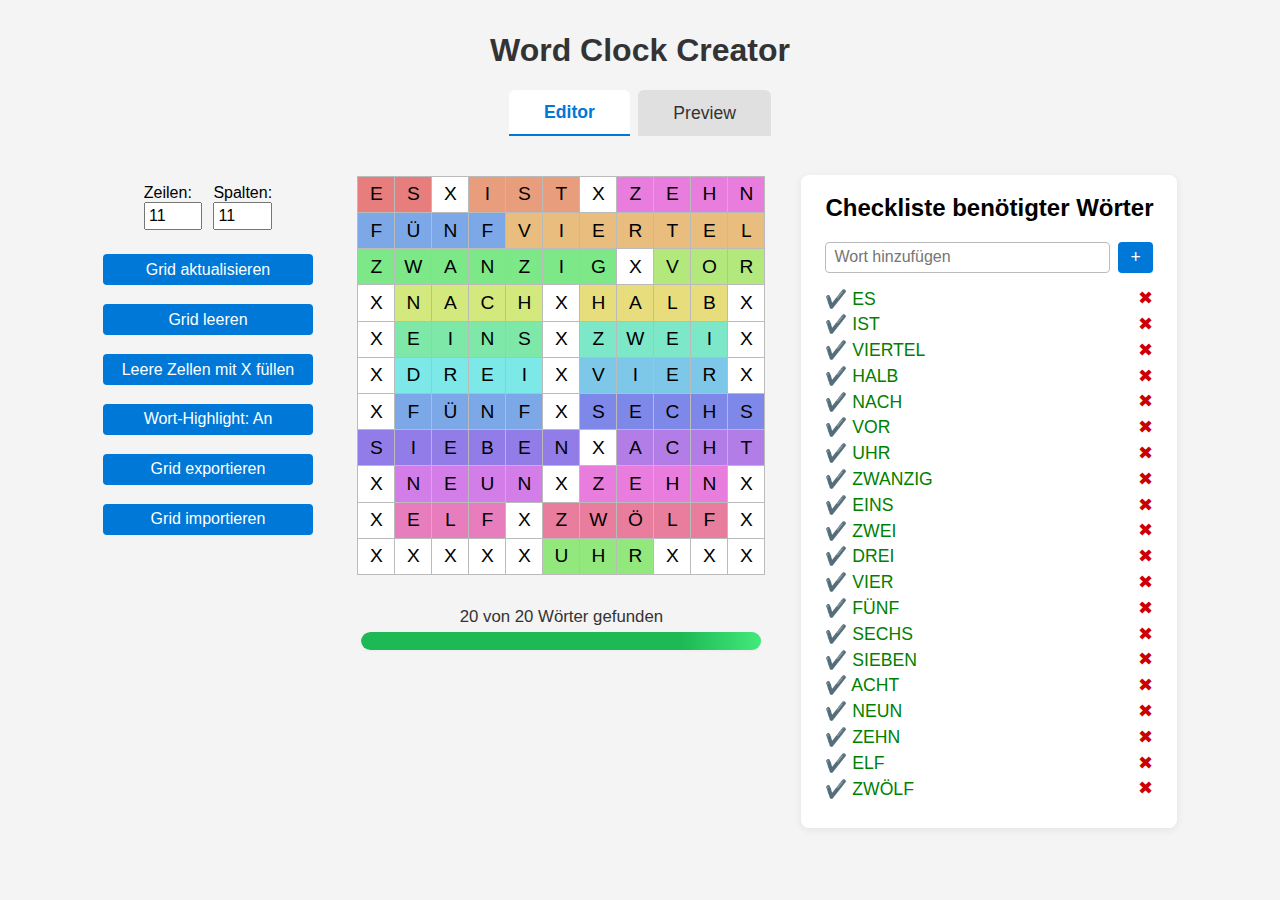
<file: index.html>
<!DOCTYPE html>
<html lang="de">
<head>
    <meta charset="UTF-8">
    <meta name="viewport" content="width=device-width, initial-scale=1.0">
    <title>Word Clock Creator</title>
    <link rel="stylesheet" href="styles.css">
</head>
<body>
    <h1>Word Clock Creator</h1>
    <div id="tabs">
        <button id="tabEditor" class="tab active">Editor</button>
        <button id="tabPreview" class="tab">Preview</button>
    </div>
    <div id="tabContentEditor">
        <div id="mainFlex">
            <div id="editorSidebar">
                <div id="controls">
                    <div style="display: flex; gap: 0.7em; align-items: flex-end;">
                        <div style="display: flex; flex-direction: column;">
                            <label for="rows">Zeilen:</label>
                            <input type="number" id="rows" min="5" max="20" value="11">
                        </div>
                        <div style="display: flex; flex-direction: column;">
                            <label for="cols">Spalten:</label>
                            <input type="number" id="cols" min="5" max="20" value="11">
                        </div>
                    </div>
                    <button id="updateGrid" style="margin-top:0.5em;">Grid aktualisieren</button>
                    <button id="clearGrid" type="button">Grid leeren</button>
                    <button id="fillEmptyWithX" type="button">Leere Zellen mit X füllen</button>
                    <button id="toggleWordHighlight" type="button">Wort-Highlight: An</button>
                    <button id="exportGrid" type="button">Grid exportieren</button>
                    <button id="importGrid" type="button">Grid importieren</button>
                    <textarea id="importExportArea" rows="6" style="width:100%;margin-top:0.5em;display:none;" placeholder="Hier exportierte Matrix einfügen oder kopieren..."></textarea>
                </div>
            </div>
            <div id="leftPanel">
                <div id="gridPreview"></div>
                <div id="progressContainer">
                    <div id="progressText"></div>
                    <div id="progressBarBg">
                        <div id="progressBar"></div>
                    </div>
                </div>
            </div>
            <div id="checklistPanel">
                <h2>Checkliste benötigter Wörter</h2>
                <form id="addWordForm">
                    <input type="text" id="newWordInput" maxlength="20" placeholder="Wort hinzufügen" autocomplete="off">
                    <button type="submit">+</button>
                </form>
                <ul id="wordChecklist"></ul>
            </div>
        </div>
    </div>
    <div id="tabContentPreview" style="display:none;">
        <div id="mainFlex">
            <div id="leftPanel">
                <div id="clockPreview"></div>
            </div>
                <div id="previewSettingsPanel">
                <div id="previewSettingsTabs">
                    <button id="previewTabSettings" class="tab active">Allgemein</button>
                    <button id="previewTabTime" class="tab">Zeit-Vorschau</button>
                </div>
                <div id="previewSettingsGeneral">
                    <h2>Vorschau-Einstellungen</h2>
                    <label for="clockBgColor">Hintergrundfarbe:</label>
                    <input type="color" id="clockBgColor" value="#222222">
                    <br><br>
                    <label for="clockPadding">Padding (px):</label>
                    <input type="number" id="clockPadding" min="0" max="100" value="40" style="width:4rem;">
                    <br><br>
                    <label for="clockFont">Schriftart:</label>
                    <select id="clockFont">
                        <option value="'Courier New', Courier, monospace">Monospace</option>
                        <option value="Consolas, 'Liberation Mono', Menlo, monospace">Consolas</option>
                        <option value="'Fira Mono', 'DejaVu Sans Mono', monospace">Fira Mono</option>
                        <option value="'Lucida Console', Monaco, monospace">Lucida Console</option>
                        <option value="Arial, Helvetica, sans-serif">Arial</option>
                        <option value="'Segoe UI', Arial, sans-serif">Segoe UI</option>
                        <option value="Tahoma, Geneva, sans-serif">Tahoma</option>
                        <option value="'Roboto', Arial, sans-serif">Roboto</option>
                        <option value="'Lato', Arial, sans-serif">Lato</option>
                        <option value="'Comic Sans MS', 'Comic Sans', cursive, sans-serif">Comic Sans</option>
                        <option value="Impact, Charcoal, sans-serif">Impact</option>
                        <option value="'Times New Roman', Times, serif">Times New Roman</option>
                        <option value="Georgia, serif">Georgia</option>
                        <option value="Verdana, Geneva, sans-serif">Verdana</option>
                    </select>
                    <br><br>
                    <label for="clockRadius">Border Radius (px):</label>
                    <input type="number" id="clockRadius" min="0" max="100" value="18" style="width:4rem;">
                    <br><br>
                    <label for="clockLetterSpacing">Buchstabenabstand (em):</label>
                    <input type="number" id="clockLetterSpacing" min="0" max="2" step="0.01" value="0.1" style="width:4rem;">
                </div>
                <div id="previewSettingsTime" style="display:none;">
                    <h2>Uhrzeit-Vorschau</h2>
                    <div style="margin-bottom: 1em;">
                        <label style="display: flex; align-items: center; gap: 0.5em; font-size: 1em;">
                            <input type="checkbox" id="showMinuteDots" />
                            <span>Vier Minutendots anzeigen</span>
                        </label>
                    </div>
                    <label for="previewTime">Uhrzeit:</label>
                    <input type="time" id="previewTime">
                    <br><br>
                    <label for="highlightColor">Farbe für leuchtende Wörter:</label>
                    <input type="color" id="highlightColor" value="#ffe600">
                    <br><br>
                    <label for="clockEffect">Animierter Effekt:</label>
                    <select id="clockEffect">
                        <option value="none">Kein Effekt</option>
                        <option value="rainbow">Regenbogen</option>
                    </select>
                </div>
            </div>
        </div>
    </div>
    <script src="main.js"></script>
</body>
</html>
</file>
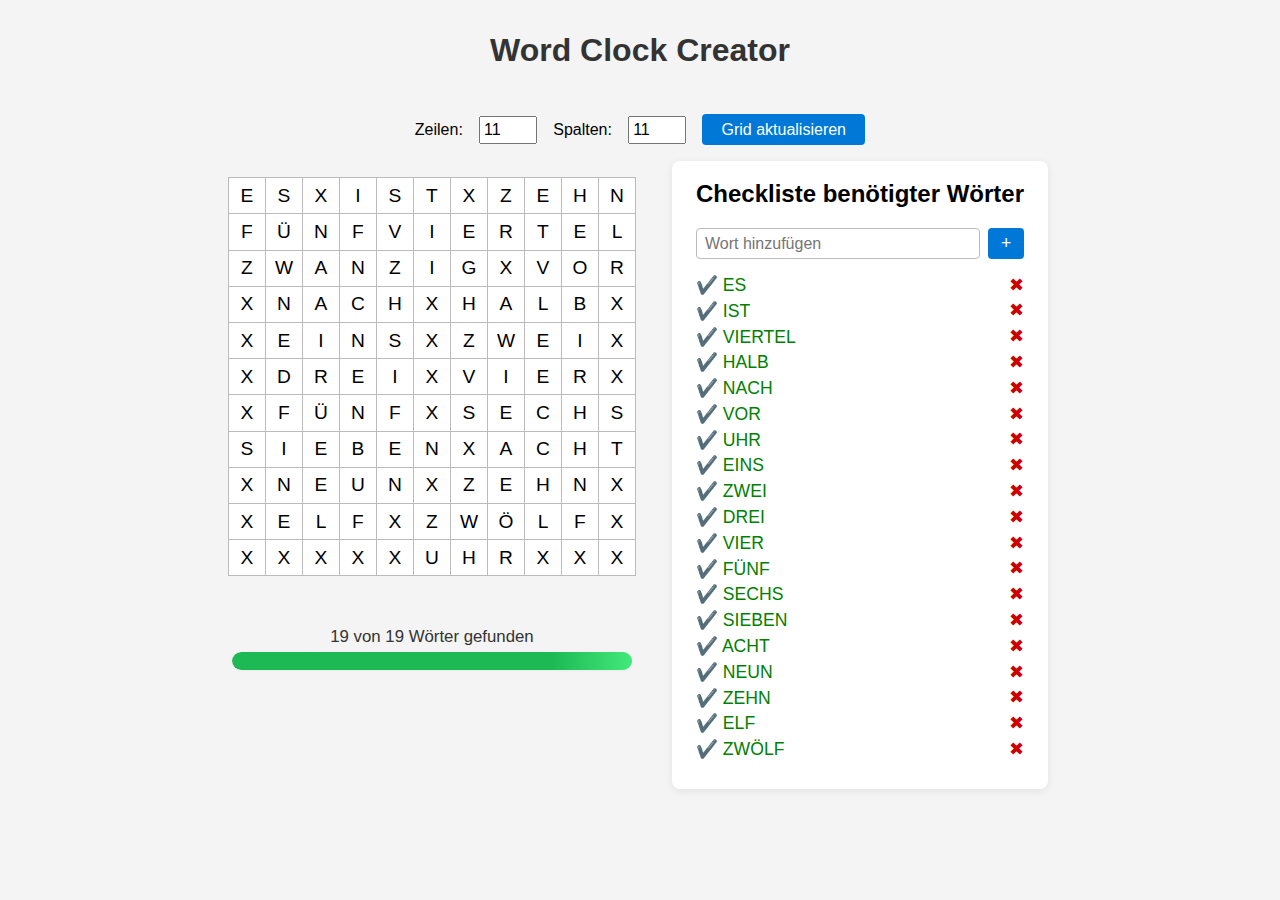
<file: app/index.html>
<!DOCTYPE html>
<html lang="de">
<head>
    <meta charset="UTF-8">
    <meta name="viewport" content="width=device-width, initial-scale=1.0">
    <title>Word Clock Creator</title>
    <link rel="stylesheet" href="styles.css">
</head>
<body>
    <h1>Word Clock Creator</h1>
    <div id="controls">
        <label for="rows">Zeilen:</label>
        <input type="number" id="rows" min="5" max="20" value="11">
        <label for="cols">Spalten:</label>
        <input type="number" id="cols" min="5" max="20" value="11">
        <button id="updateGrid">Grid aktualisieren</button>
    </div>
    <div id="mainFlex">
        <div id="leftPanel">
            <div id="gridPreview"></div>
            <div id="progressContainer">
                <div id="progressText"></div>
                <div id="progressBarBg">
                    <div id="progressBar"></div>
                </div>
            </div>
        </div>
        <div id="checklistPanel">
            <h2>Checkliste benötigter Wörter</h2>
            <form id="addWordForm">
                <input type="text" id="newWordInput" maxlength="20" placeholder="Wort hinzufügen" autocomplete="off">
                <button type="submit">+</button>
            </form>
            <ul id="wordChecklist"></ul>
        </div>
    </div>
    <script src="main.js"></script>
</body>
</html>
</file>
<file: styles.css>
#mainFlex {
    display: flex;
    flex-direction: row;
    gap: 2.5rem;
    align-items: flex-start;
}
#editorSidebar {
    display: flex;
    flex-direction: column;
    justify-content: flex-start;
    align-items: flex-end;
    min-width: 150px;
    margin-right: 0.5rem;
    margin-left: 0;
    padding: 0;
}
#controls {
    display: flex;
    flex-direction: column;
    gap: 0.7rem;
    align-items: flex-start;
}
#controls button {
    min-width: 150px;
    margin-bottom: 0.2rem;
    align-self: stretch;
}
#clockPreview .minute-dot {
    display: inline-block;
    font-size: 1.1rem;
    color: #ffe600;
    text-shadow: 0 0 6px #ffe600, 0 0 2px #fff;
    margin-top: 0.2em;
    letter-spacing: 0.1em;
    vertical-align: middle;
    opacity: 0.25;
    transition: opacity 0.2s, filter 0.2s;
}
#clockPreview .minute-dot.active {
    opacity: 1;
    filter: drop-shadow(0 0 6px #ffe600) drop-shadow(0 0 2px #fff);
}
#clockPreview .highlight.rainbow {
    background: linear-gradient(90deg,
        #ff0000 0%,    /* rot */
        #ff7f00 14%,   /* orange */
        #ffff00 28%,   /* gelb */
        #00ff00 42%,   /* grün */
        #0000ff 57%,   /* blau */
        #4b0082 71%,   /* indigo */
        #9400d3 85%,   /* violett */
        #ff0000 100%   /* rot wieder */
    );
    background-size: 200% 100%;
    -webkit-background-clip: text;
    -webkit-text-fill-color: transparent;
    background-clip: text;
    animation: rainbow-move 2.5s linear infinite;
}

@keyframes rainbow-move {
    0% { background-position: 0% 50%; }
    100% { background-position: 100% 50%; }
}
#previewSettingsTabs {
    display: flex;
    gap: 0.5rem;
    margin-bottom: 1.2rem;
}
#previewSettingsTabs .tab {
    background: #e0e0e0;
    border: none;
    border-radius: 6px 6px 0 0;
    padding: 0.5rem 1.5rem;
    font-size: 1rem;
    cursor: pointer;
    color: #333;
    outline: none;
    transition: background 0.2s, color 0.2s;
}
#previewSettingsTabs .tab.active {
    background: #fff;
    color: #0078d7;
    font-weight: bold;
    border-bottom: 2px solid #0078d7;
}

/* Highlighting für die Clock Preview */
#clockPreview .highlight {
    color: var(--highlight-color, #ffe600);
    text-shadow: 0 0 8px var(--highlight-color, #ffe600), 0 0 2px #fff;
    font-weight: bold;
    opacity: 1;
}
#clockPreview .dimmed {
    color: #888;
    opacity: 0.4;
}
/* Tabs */
#tabs {
    display: flex;
    gap: 0.5rem;
    margin-bottom: 1.5rem;
}
.tab {
    background: #e0e0e0;
    border: none;
    border-radius: 6px 6px 0 0;
    padding: 0.7rem 2.2rem;
    font-size: 1.1rem;
    cursor: pointer;
    color: #333;
    outline: none;
    transition: background 0.2s, color 0.2s;
}
.tab.active {
    background: #fff;
    color: #0078d7;
    font-weight: bold;
    border-bottom: 2px solid #0078d7;
}

/* Preview Clock */
#clockPreview {
    width: 20rem;
    height: 20rem;
    aspect-ratio: 1 / 1;
    border-radius: 18px;
    background: #222;
    box-shadow: 0 2px 16px rgba(0,0,0,0.13);
    display: flex;
    justify-content: center;
    align-items: center;
    padding: 2.5rem;
}
#clockPreview table {
    border-collapse: separate;
    border-spacing: 0.2rem;
}
#clockPreview td {
    width: 2.2rem;
    aspect-ratio: 1 / 1;
    text-align: center;
    font-size: 1.5rem;
    color: #fff;
    background: transparent;
    border: none;
    user-select: none;
    padding: 0;
}
#previewSettingsPanel {
    background: #fff;
    border-radius: 8px;
    box-shadow: 0 2px 8px rgba(0,0,0,0.07);
    padding: 1.2rem 1.5rem 1.5rem 1.5rem;
    min-width: 270px;
    max-width: 350px;
    margin-left: 0.5rem;
}
#clockBgColor {
    margin-top: 0.5rem;
    width: 3rem;
    height: 2rem;
    border: none;
    background: none;
    cursor: pointer;
}
#wordChecklist .addWordBtn {
    background: none;
    border: none;
    color: #1db954;
    font-size: 1.1rem;
    cursor: pointer;
    margin-left: 0.5rem;
    padding: 0;
    line-height: 1;
    transition: color 0.2s;
}
#wordChecklist .addWordBtn:hover {
    color: #158a36;
}
#leftPanel {
    display: flex;
    flex-direction: column;
    align-items: center;
    width: 100%;
    max-width: 400px;
}
#progressContainer {
    width: 100%;
    max-width: 400px;
    text-align: center;
}
#progressText {
    font-size: 1.05rem;
    margin-bottom: 0.3rem;
    color: #333;
}
#progressBarBg {
    width: 100%;
    height: 18px;
    background: #e0e0e0;
    border-radius: 9px;
    overflow: hidden;
    box-shadow: 0 1px 3px rgba(0,0,0,0.04);
}
#progressBar {
    height: 100%;
    background: linear-gradient(90deg, #0078d7 60%, #00c3a0 100%);
    width: 0%;
    border-radius: 9px 0 0 9px;
    transition: width 0.3s;
}
#mainFlex {
    display: flex;
    flex-direction: row;
    gap: 2.5rem;
    justify-content: center;
    align-items: flex-start;
    width: 100%;
    max-width: 1100px;
    margin: 0 auto 2rem auto;
}
#checklistPanel {
    background: #fff;
    border-radius: 8px;
    box-shadow: 0 2px 8px rgba(0,0,0,0.07);
    padding: 1.2rem 1.5rem 1.5rem 1.5rem;
    min-width: 270px;
    max-width: 350px;
    margin-top: 15px;
}
#addWordForm {
    display: flex;
    gap: 0.5rem;
    margin-bottom: 1rem;
}
#addWordForm input[type="text"] {
    flex: 1;
    padding: 0.3rem 0.5rem;
    font-size: 1rem;
    border: 1px solid #bbb;
    border-radius: 4px;
}
#addWordForm button {
    padding: 0.3rem 0.8rem;
    font-size: 1.1rem;
    background: #0078d7;
    color: #fff;
    border: none;
    border-radius: 4px;
    cursor: pointer;
    transition: background 0.2s;
}
#addWordForm button:hover {
    background: #005fa3;
}
body {
    font-family: Arial, sans-serif;
    background: #f4f4f4;
    margin: 0;
    padding: 0;
    display: flex;
    flex-direction: column;
    align-items: center;
    min-height: 100vh;
}
h1 {
    color: #333;
    margin-top: 2rem;
}
h2 {
    margin-top: 0;
}
#controls {
    margin: 1.5rem 0 1rem 0;
    display: flex;
    gap: 1rem;
    align-items: center;
}
#controls input[type="number"] {
    width: 3rem;
    padding: 0.2rem;
    font-size: 1rem;
}
#controls button {
    padding: 0.4rem 1.2rem;
    font-size: 1rem;
    background: #0078d7;
    color: #fff;
    border: none;
    border-radius: 4px;
    cursor: pointer;
    transition: background 0.2s;
}
#controls button:hover {
    background: #005fa3;
}
#gridPreview {
    margin: 1rem 0 2rem 0;
}
#wordGrid {
    border-collapse: collapse;
    margin: 0 auto;
}
#wordGrid td {
    border: 1px solid #bbb;
    width: 2.2rem;
    height: 2.2rem;
    text-align: center;
    background: #fff;
    padding: 0;
}
#wordGrid td.editor-highlight {
    /* This rule is no longer needed, colors are set inline */
}
#wordGrid input[type="text"] {
    width: 2rem;
    height: 2rem;
    border: none;
    text-align: center;
    font-size: 1.2rem;
    background: transparent;
    outline: none;
    text-transform: uppercase;
}
#wordChecklist {
    list-style: none;
    padding: 0;
    margin: 0;
    max-width: 350px;
}
#wordChecklist li {
    font-size: 1.1rem;
    margin-bottom: 0.3rem;
    display: flex;
    align-items: center;
    gap: 0.5rem;
    justify-content: space-between;
}
#wordChecklist .removeWordBtn {
    background: none;
    border: none;
    color: #c00;
    font-size: 1.1rem;
    cursor: pointer;
    margin-left: 0.5rem;
    padding: 0;
    line-height: 1;
}
</file>
<file: app/styles.css>
#clockPreview .highlight.rainbow {
    background: linear-gradient(90deg, red, orange, yellow, green, cyan, blue, violet, red);
    background-size: 400% 100%;
    -webkit-background-clip: text;
    -webkit-text-fill-color: transparent;
    background-clip: text;
    animation: rainbow-move 2s linear infinite;
}

@keyframes rainbow-move {
    0% { background-position: 0% 50%; }
    100% { background-position: 100% 50%; }
}
#previewSettingsTabs {
    display: flex;
    gap: 0.5rem;
    margin-bottom: 1.2rem;
}
#previewSettingsTabs .tab {
    background: #e0e0e0;
    border: none;
    border-radius: 6px 6px 0 0;
    padding: 0.5rem 1.5rem;
    font-size: 1rem;
    cursor: pointer;
    color: #333;
    outline: none;
    transition: background 0.2s, color 0.2s;
}
#previewSettingsTabs .tab.active {
    background: #fff;
    color: #0078d7;
    font-weight: bold;
    border-bottom: 2px solid #0078d7;
}

/* Highlighting für die Clock Preview */
#clockPreview .highlight {
    color: var(--highlight-color, #ffe600);
    text-shadow: 0 0 8px var(--highlight-color, #ffe600), 0 0 2px #fff;
    font-weight: bold;
    opacity: 1;
}
#clockPreview .dimmed {
    color: #888;
    opacity: 0.4;
}
/* Tabs */
#tabs {
    display: flex;
    gap: 0.5rem;
    margin-bottom: 1.5rem;
}
.tab {
    background: #e0e0e0;
    border: none;
    border-radius: 6px 6px 0 0;
    padding: 0.7rem 2.2rem;
    font-size: 1.1rem;
    cursor: pointer;
    color: #333;
    outline: none;
    transition: background 0.2s, color 0.2s;
}
.tab.active {
    background: #fff;
    color: #0078d7;
    font-weight: bold;
    border-bottom: 2px solid #0078d7;
}

/* Preview Clock */
#clockPreview {
    margin: 2rem 0 2rem 0;
    width: 20rem;
    height: 20rem;
    aspect-ratio: 1 / 1;
    border-radius: 18px;
    background: #222;
    box-shadow: 0 2px 16px rgba(0,0,0,0.13);
    display: flex;
    justify-content: center;
    align-items: center;
    padding: 2.5rem;
}
#clockPreview table {
    border-collapse: separate;
    border-spacing: 0.2rem;
}
#clockPreview td {
    width: 2.2rem;
    aspect-ratio: 1 / 1;
    text-align: center;
    font-size: 1.5rem;
    color: #fff;
    background: transparent;
    border: none;
    user-select: none;
    padding: 0;
}
#previewSettingsPanel {
    background: #fff;
    border-radius: 8px;
    box-shadow: 0 2px 8px rgba(0,0,0,0.07);
    padding: 1.2rem 1.5rem 1.5rem 1.5rem;
    min-width: 270px;
    max-width: 350px;
    margin-left: 0.5rem;
}
#clockBgColor {
    margin-top: 0.5rem;
    width: 3rem;
    height: 2rem;
    border: none;
    background: none;
    cursor: pointer;
}
#wordChecklist .addWordBtn {
    background: none;
    border: none;
    color: #1db954;
    font-size: 1.1rem;
    cursor: pointer;
    margin-left: 0.5rem;
    padding: 0;
    line-height: 1;
    transition: color 0.2s;
}
#wordChecklist .addWordBtn:hover {
    color: #158a36;
}
#leftPanel {
    display: flex;
    flex-direction: column;
    align-items: center;
    width: 100%;
    max-width: 400px;
}
#progressContainer {
    width: 100%;
    max-width: 400px;
    margin: 1.2rem auto 0 auto;
    text-align: center;
}
#progressText {
    font-size: 1.05rem;
    margin-bottom: 0.3rem;
    color: #333;
}
#progressBarBg {
    width: 100%;
    height: 18px;
    background: #e0e0e0;
    border-radius: 9px;
    overflow: hidden;
    box-shadow: 0 1px 3px rgba(0,0,0,0.04);
}
#progressBar {
    height: 100%;
    background: linear-gradient(90deg, #0078d7 60%, #00c3a0 100%);
    width: 0%;
    border-radius: 9px 0 0 9px;
    transition: width 0.3s;
}
#mainFlex {
    display: flex;
    flex-direction: row;
    gap: 2.5rem;
    justify-content: center;
    align-items: flex-start;
    width: 100%;
    max-width: 1100px;
    margin: 0 auto 2rem auto;
}
#checklistPanel {
    background: #fff;
    border-radius: 8px;
    box-shadow: 0 2px 8px rgba(0,0,0,0.07);
    padding: 1.2rem 1.5rem 1.5rem 1.5rem;
    min-width: 270px;
    max-width: 350px;
}
#addWordForm {
    display: flex;
    gap: 0.5rem;
    margin-bottom: 1rem;
}
#addWordForm input[type="text"] {
    flex: 1;
    padding: 0.3rem 0.5rem;
    font-size: 1rem;
    border: 1px solid #bbb;
    border-radius: 4px;
}
#addWordForm button {
    padding: 0.3rem 0.8rem;
    font-size: 1.1rem;
    background: #0078d7;
    color: #fff;
    border: none;
    border-radius: 4px;
    cursor: pointer;
    transition: background 0.2s;
}
#addWordForm button:hover {
    background: #005fa3;
}
body {
    font-family: Arial, sans-serif;
    background: #f4f4f4;
    margin: 0;
    padding: 0;
    display: flex;
    flex-direction: column;
    align-items: center;
    min-height: 100vh;
}
h1 {
    color: #333;
    margin-top: 2rem;
}
h2 {
    margin-top: 0;
}
#controls {
    margin: 1.5rem 0 1rem 0;
    display: flex;
    gap: 1rem;
    align-items: center;
}
#controls input[type="number"] {
    width: 3rem;
    padding: 0.2rem;
    font-size: 1rem;
}
#controls button {
    padding: 0.4rem 1.2rem;
    font-size: 1rem;
    background: #0078d7;
    color: #fff;
    border: none;
    border-radius: 4px;
    cursor: pointer;
    transition: background 0.2s;
}
#controls button:hover {
    background: #005fa3;
}
#gridPreview {
    margin: 1rem 0 2rem 0;
}
#wordGrid {
    border-collapse: collapse;
    margin: 0 auto;
}
#wordGrid td {
    border: 1px solid #bbb;
    width: 2.2rem;
    height: 2.2rem;
    text-align: center;
    background: #fff;
    padding: 0;
}
#wordGrid input[type="text"] {
    width: 2rem;
    height: 2rem;
    border: none;
    text-align: center;
    font-size: 1.2rem;
    background: transparent;
    outline: none;
    text-transform: uppercase;
}
#wordChecklist {
    list-style: none;
    padding: 0;
    margin: 0;
    max-width: 350px;
}
#wordChecklist li {
    font-size: 1.1rem;
    margin-bottom: 0.3rem;
    display: flex;
    align-items: center;
    gap: 0.5rem;
    justify-content: space-between;
}
#wordChecklist .removeWordBtn {
    background: none;
    border: none;
    color: #c00;
    font-size: 1.1rem;
    cursor: pointer;
    margin-left: 0.5rem;
    padding: 0;
    line-height: 1;
}
</file>
